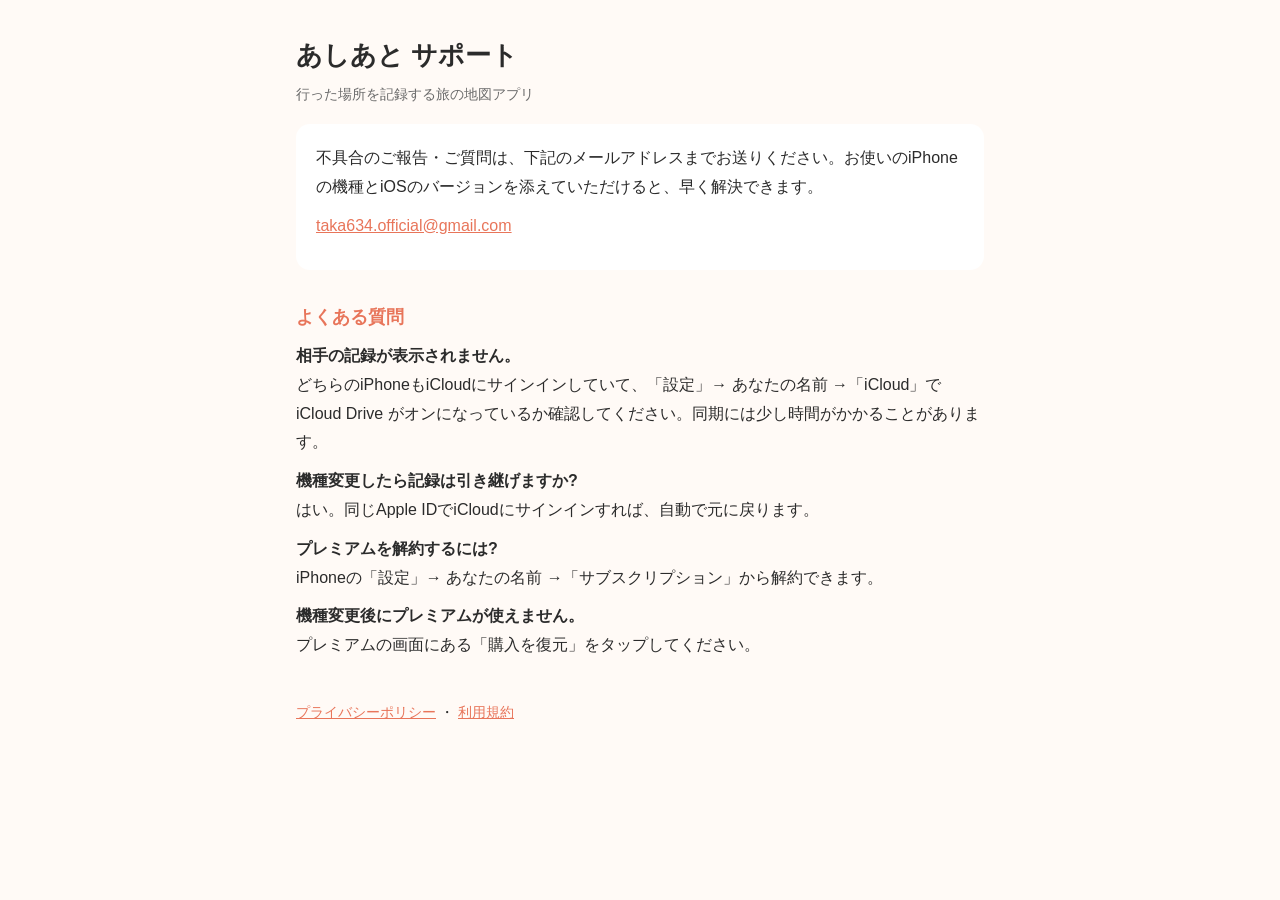
<file: docs/index.html>
<!doctype html>
<html lang="ja">
<head>
<meta charset="utf-8">
<meta name="viewport" content="width=device-width,initial-scale=1">
<title>サポート | あしあと</title>
<link rel="stylesheet" href="style.css">
</head>
<body><main>
<h1>あしあと サポート</h1>
<p class="sub">行った場所を記録する旅の地図アプリ</p>

<div class="card">
<p>不具合のご報告・ご質問は、下記のメールアドレスまでお送りください。お使いのiPhoneの機種とiOSのバージョンを添えていただけると、早く解決できます。</p>
<p><a href="mailto:taka634.official@gmail.com">taka634.official@gmail.com</a></p>
</div>

<h2>よくある質問</h2>
<p><strong>相手の記録が表示されません。</strong><br>どちらのiPhoneもiCloudにサインインしていて、「設定」→ あなたの名前 →「iCloud」で iCloud Drive がオンになっているか確認してください。同期には少し時間がかかることがあります。</p>
<p><strong>機種変更したら記録は引き継げますか?</strong><br>はい。同じApple IDでiCloudにサインインすれば、自動で元に戻ります。</p>
<p><strong>プレミアムを解約するには?</strong><br>iPhoneの「設定」→ あなたの名前 →「サブスクリプション」から解約できます。</p>
<p><strong>機種変更後にプレミアムが使えません。</strong><br>プレミアムの画面にある「購入を復元」をタップしてください。</p>

<nav><a href="privacy.html">プライバシーポリシー</a> ・ <a href="https://www.apple.com/legal/internet-services/itunes/dev/stdeula/">利用規約</a></nav>
</main></body>
</html>
</file>
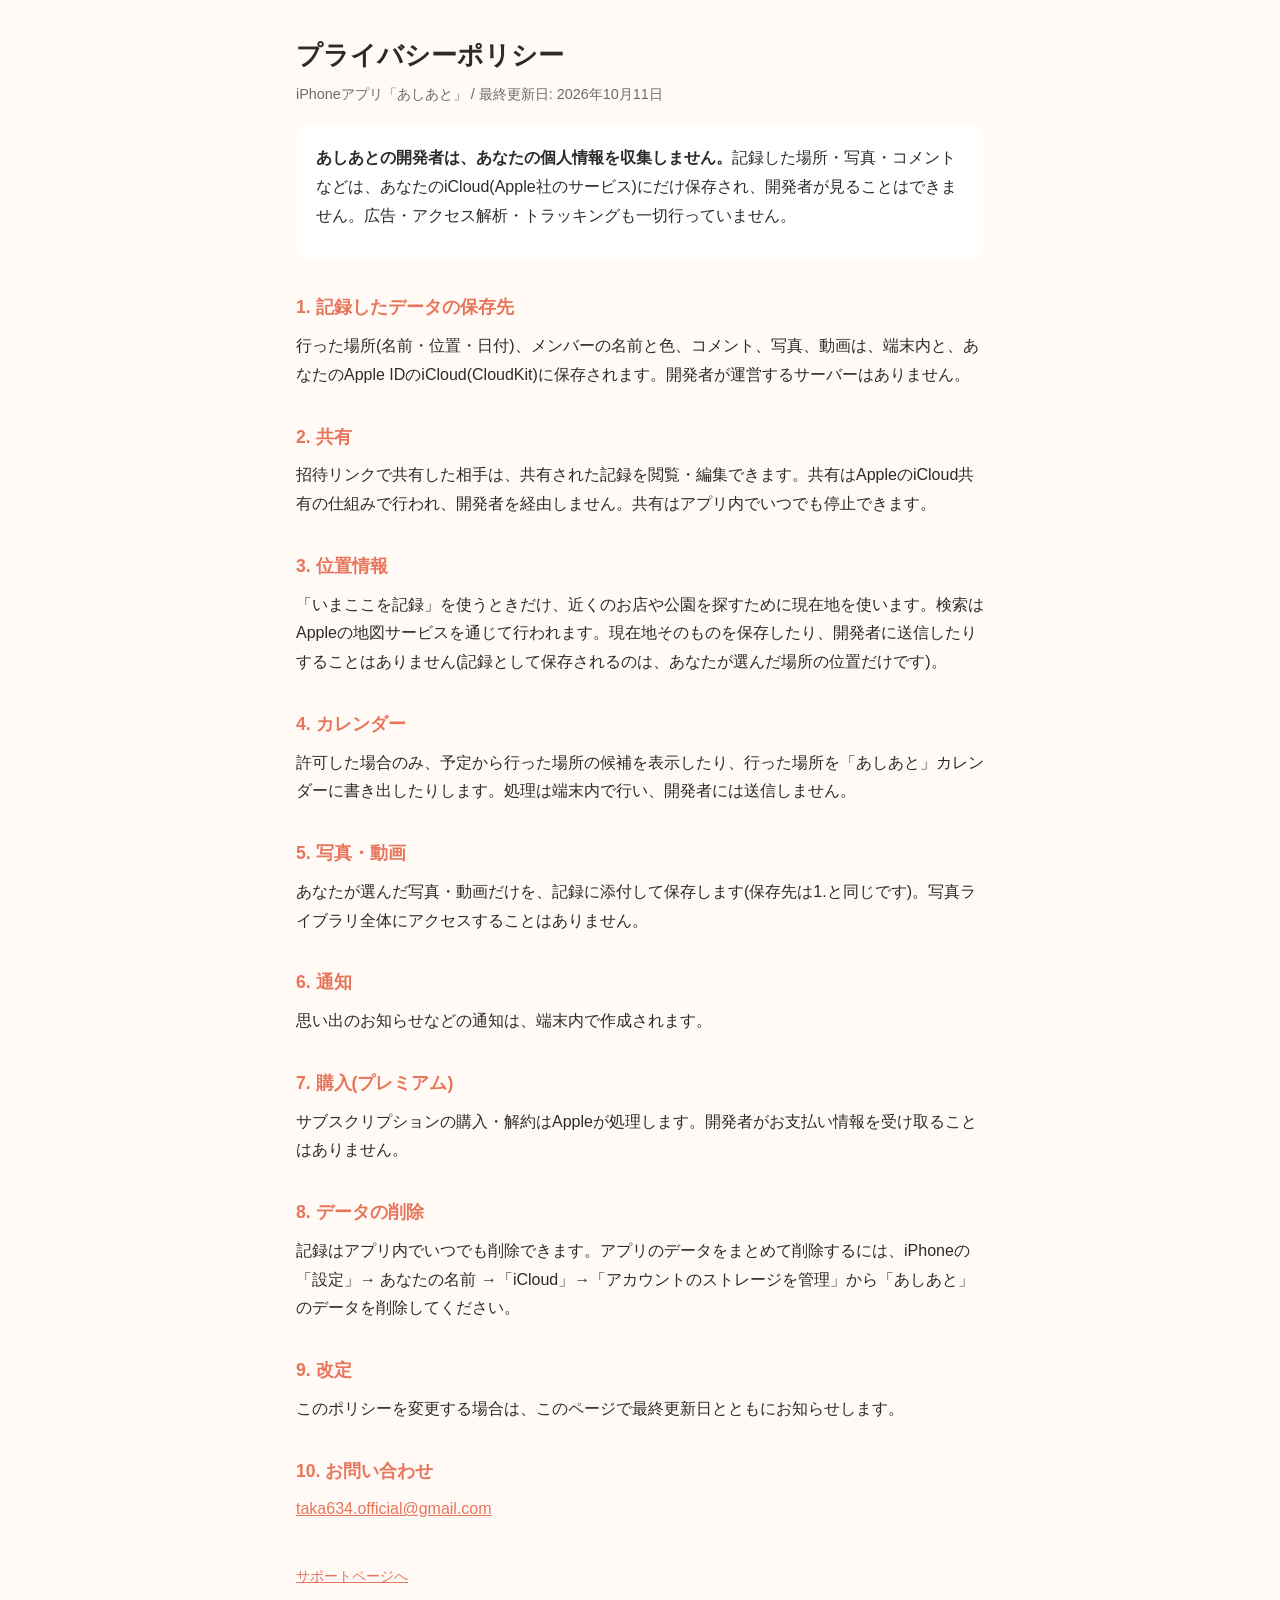
<file: docs/privacy.html>
<!doctype html>
<html lang="ja">
<head>
<meta charset="utf-8">
<meta name="viewport" content="width=device-width,initial-scale=1">
<title>プライバシーポリシー | あしあと</title>
<link rel="stylesheet" href="style.css">
</head>
<body><main>
<h1>プライバシーポリシー</h1>
<p class="sub">iPhoneアプリ「あしあと」 / 最終更新日: 2026年10月11日</p>

<div class="card">
<p><strong>あしあとの開発者は、あなたの個人情報を収集しません。</strong>記録した場所・写真・コメントなどは、あなたのiCloud(Apple社のサービス)にだけ保存され、開発者が見ることはできません。広告・アクセス解析・トラッキングも一切行っていません。</p>
</div>

<h2>1. 記録したデータの保存先</h2>
<p>行った場所(名前・位置・日付)、メンバーの名前と色、コメント、写真、動画は、端末内と、あなたのApple IDのiCloud(CloudKit)に保存されます。開発者が運営するサーバーはありません。</p>

<h2>2. 共有</h2>
<p>招待リンクで共有した相手は、共有された記録を閲覧・編集できます。共有はAppleのiCloud共有の仕組みで行われ、開発者を経由しません。共有はアプリ内でいつでも停止できます。</p>

<h2>3. 位置情報</h2>
<p>「いまここを記録」を使うときだけ、近くのお店や公園を探すために現在地を使います。検索はAppleの地図サービスを通じて行われます。現在地そのものを保存したり、開発者に送信したりすることはありません(記録として保存されるのは、あなたが選んだ場所の位置だけです)。</p>

<h2>4. カレンダー</h2>
<p>許可した場合のみ、予定から行った場所の候補を表示したり、行った場所を「あしあと」カレンダーに書き出したりします。処理は端末内で行い、開発者には送信しません。</p>

<h2>5. 写真・動画</h2>
<p>あなたが選んだ写真・動画だけを、記録に添付して保存します(保存先は1.と同じです)。写真ライブラリ全体にアクセスすることはありません。</p>

<h2>6. 通知</h2>
<p>思い出のお知らせなどの通知は、端末内で作成されます。</p>

<h2>7. 購入(プレミアム)</h2>
<p>サブスクリプションの購入・解約はAppleが処理します。開発者がお支払い情報を受け取ることはありません。</p>

<h2>8. データの削除</h2>
<p>記録はアプリ内でいつでも削除できます。アプリのデータをまとめて削除するには、iPhoneの「設定」→ あなたの名前 →「iCloud」→「アカウントのストレージを管理」から「あしあと」のデータを削除してください。</p>

<h2>9. 改定</h2>
<p>このポリシーを変更する場合は、このページで最終更新日とともにお知らせします。</p>

<h2>10. お問い合わせ</h2>
<p><a href="mailto:taka634.official@gmail.com">taka634.official@gmail.com</a></p>

<nav><a href="./">サポートページへ</a></nav>
</main></body>
</html>
</file>
<file: docs/style.css>
:root{--fg:#2b2b2b;--sub:#6b6b6b;--accent:#e8755a;--bg:#fffaf6;--card:#fff}
@media (prefers-color-scheme:dark){:root{--fg:#eee;--sub:#aaa;--bg:#1c1a19;--card:#262321}}
*{box-sizing:border-box}
body{margin:0;background:var(--bg);color:var(--fg);font:16px/1.8 -apple-system,BlinkMacSystemFont,"Hiragino Sans",sans-serif}
main{max-width:720px;margin:0 auto;padding:32px 16px 64px}
h1{font-size:1.6rem;margin:0 0 4px}
h2{font-size:1.1rem;margin:32px 0 8px;color:var(--accent)}
p,li{margin:0 0 10px}
.sub{color:var(--sub);font-size:.9rem}
.card{background:var(--card);border-radius:14px;padding:20px;margin-top:16px}
a{color:var(--accent)}
nav{margin-top:40px;font-size:.9rem}
</file>
